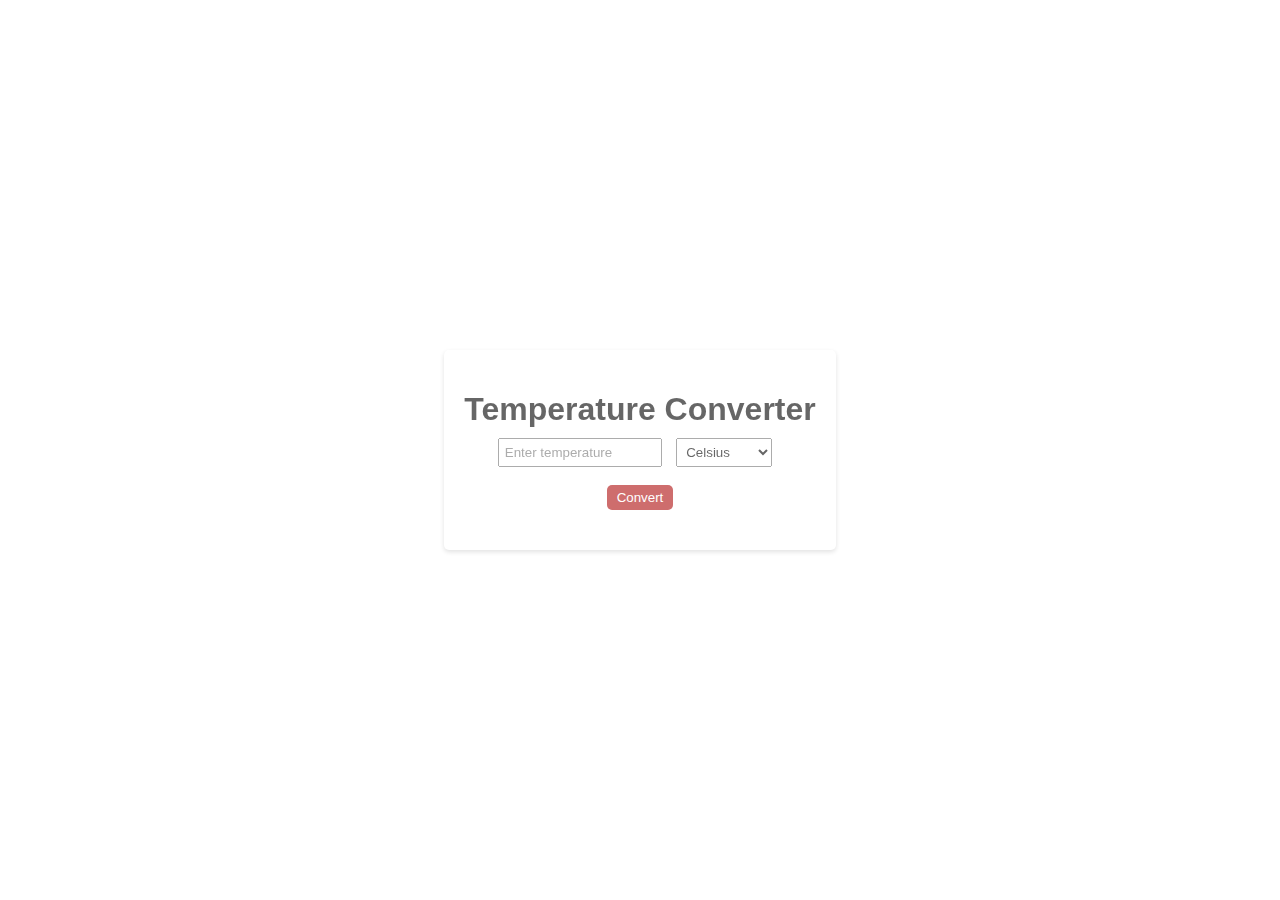
<file: task2/index.html>
<!DOCTYPE html> 
<html lang="en"> 
<head> 
    <meta charset="UTF-8"> 
    <meta name="viewport" content="width=device-width, initial-scale=1.0"> 
    <link rel="stylesheet" href="style.css"> 
    <title>Temperature Converter</title> 
</head> 
<body> 
    
    <div class="container"> 
        <h1>Temperature Converter</h1> 
        <input type="number" id="inputTemp" placeholder="Enter temperature"> 
        <select id="inputUnit"> 
            <option value="celsius">Celsius</option> 
            <option value="fahrenheit">Fahrenheit</option> 
        </select> 
        <br><br>
        <button id="convertBtn">Convert</button> 
        <div id="result"></div> 
    </div> 

    <script src="script1.js"></script> 
</body> 
</html>
</file>
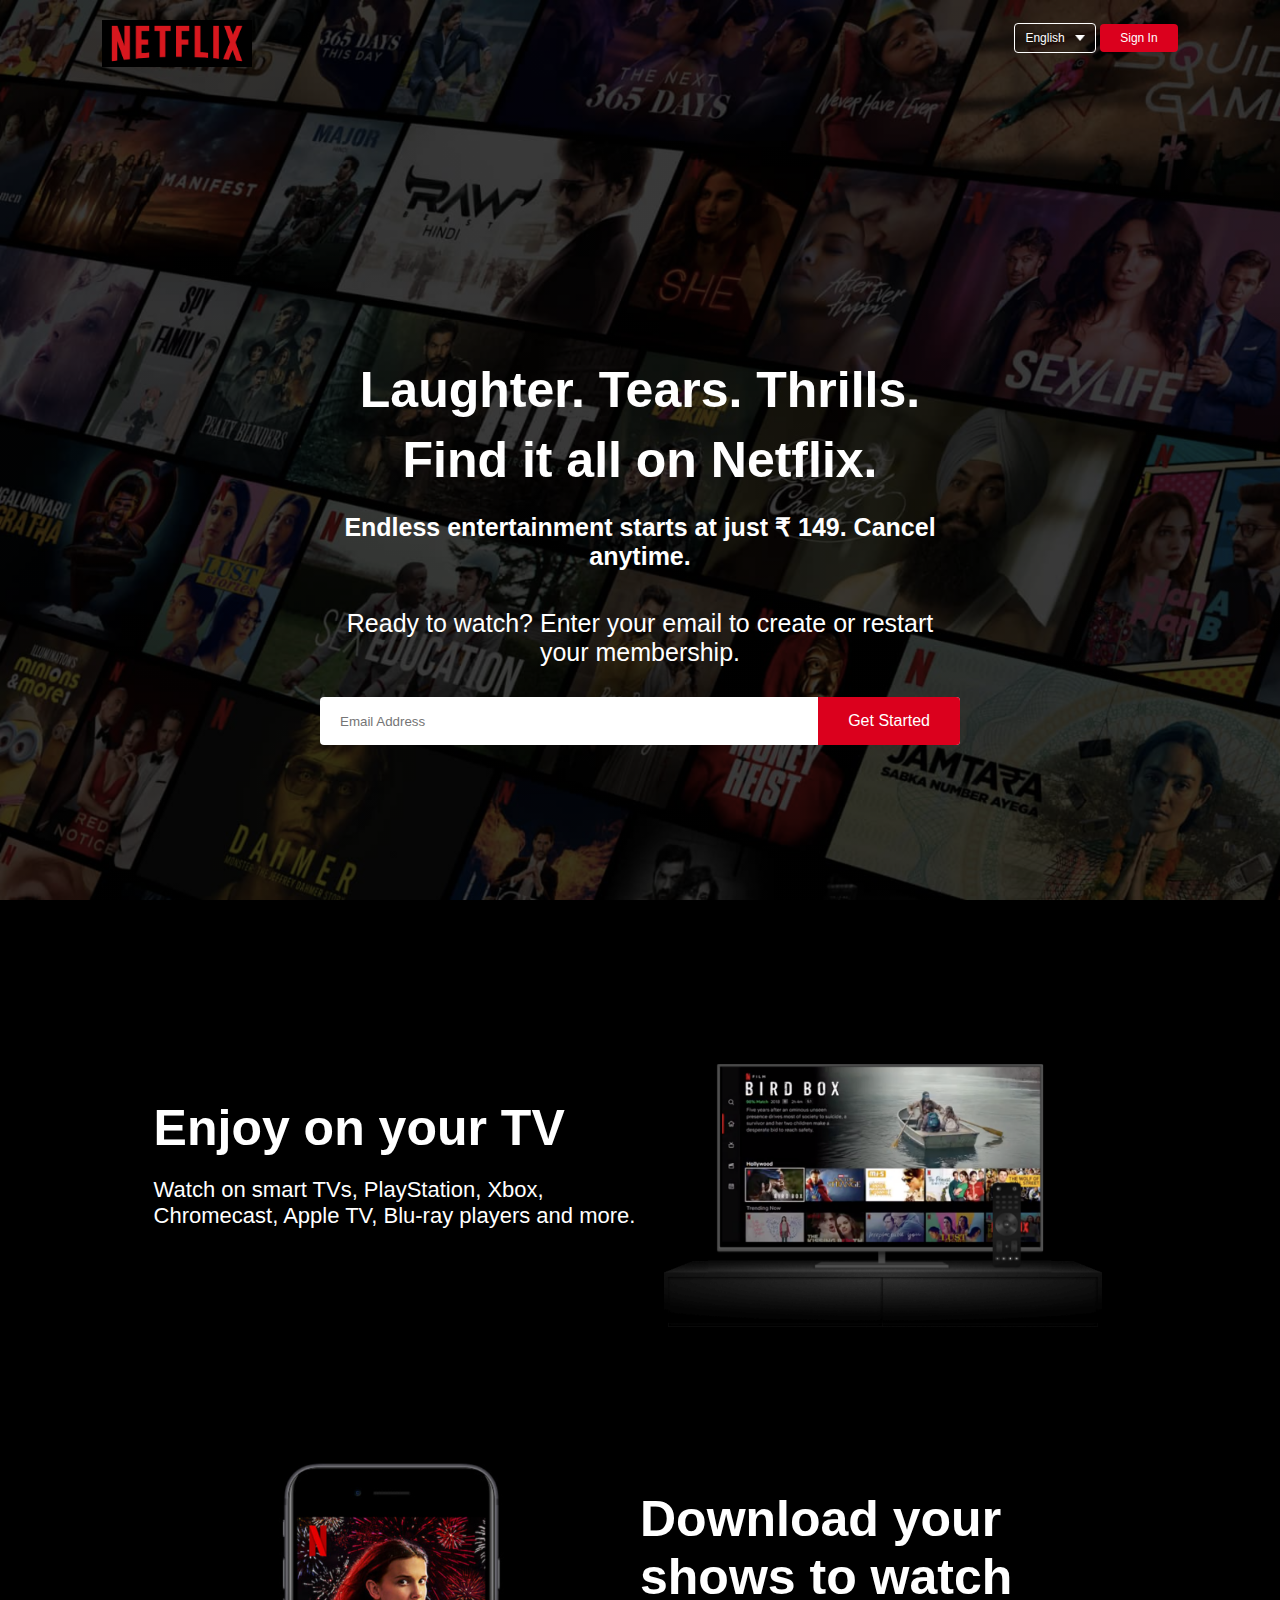
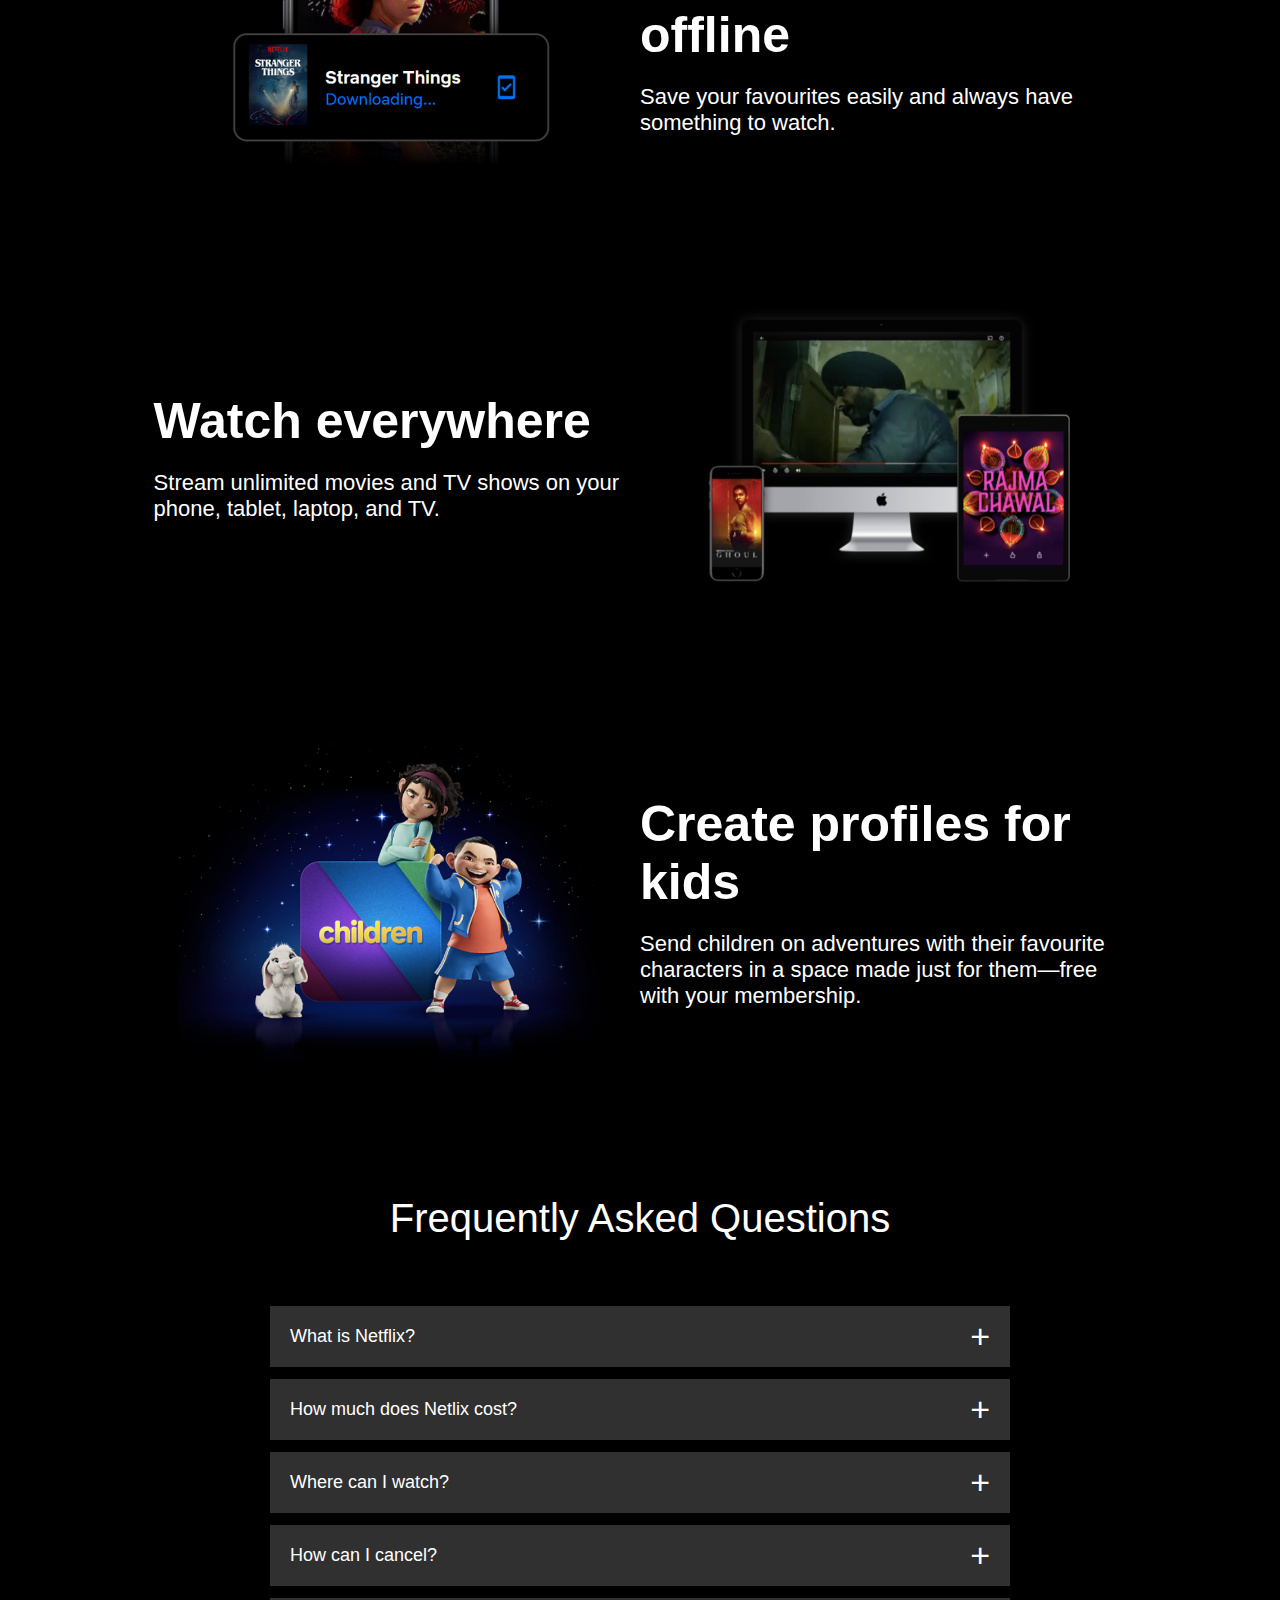
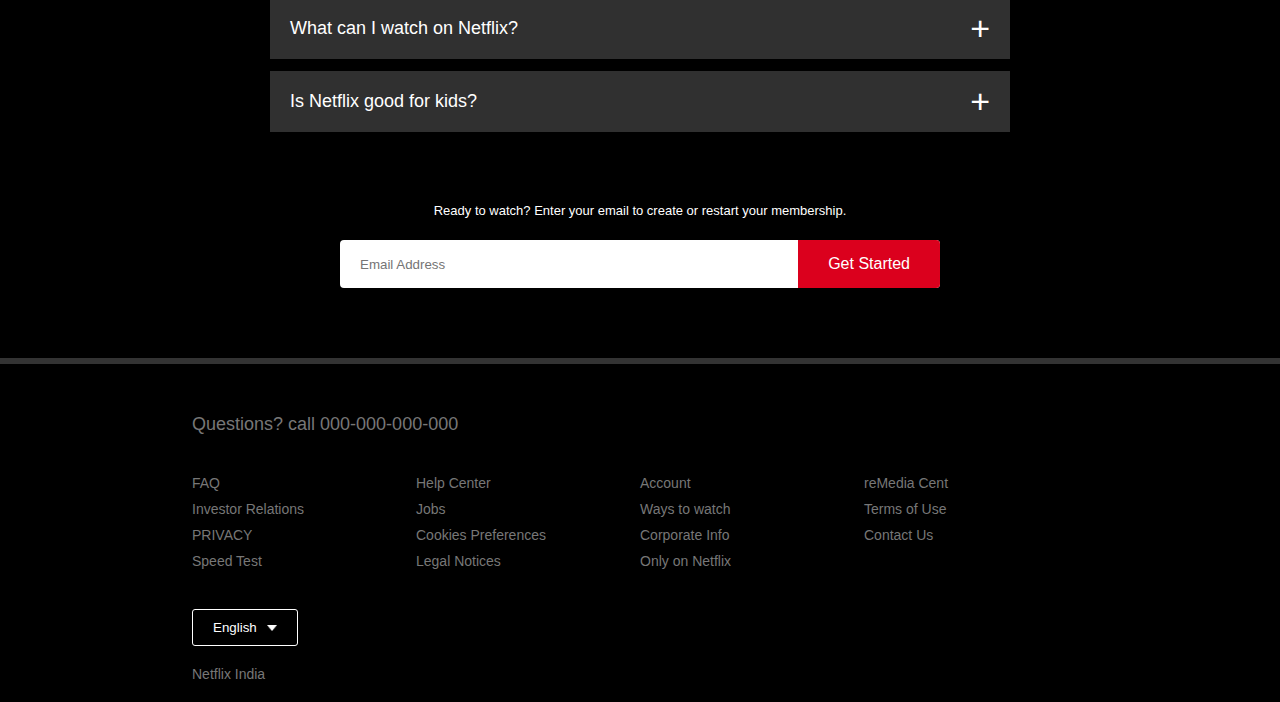
<file: task3(Netflix clone)/index.html>
<!DOCTYPE html>
<html lang="en">
  <head>
    <meta charset="UTF-8">
    <meta name="viewport" content="width=device-width, initial-scale=1.0">
    <title>Document</title>
    <link rel="stylesheet" href="style.css">
  </head>
  <body>
    <div class="header">
      <nav>
        <img src="./image/logo1.png" class="logo" alt="logo">
        <div>
          <button class="language-btn">
            English <img src="./image/down-icon.png">
          </button>
          <button>Sign In</button>
        </div>
      </nav>
      <div class="header-content">
        <h1><strong>Laughter. Tears. Thrills. Find it all on Netflix. </strong></h1>
        <br>
        <h3>Endless entertainment starts at just ₹ 149. Cancel anytime.</h3>
        <br>
        <p style="font-size: 25px;">
          Ready to watch? Enter your email to create or restart your membership.
        </p>
        <form action="" class="email-signup">
          <input
            type="email"
            name=""
            id=""
            placeholder="Email Address"
            required
          />
          <button type="submit">Get Started</button>
        </form>
      </div>
    </div>

    <div class="features">
      <div class="row">
        <div class="text-col">
          <h2>Enjoy on your TV</h2>
          <p>
            Watch on smart TVs, PlayStation, Xbox, Chromecast, Apple TV, Blu-ray
            players and more.
          </p>
        </div>
        <div class="img-col">
          <img src="./image/feature-1.png">
        </div>
      </div>
      <div class="row">
        <div class="img-col">
          <img src="./image/feature-2.png" >
        </div>
        <div class="text-col">
          <h2>Download your shows to watch offline</h2>
          <p>Save your favourites easily and always have something to watch.</p>
        </div>
      </div>
      <div class="row">
        <div class="text-col">
          <h2>Watch everywhere</h2>
          <p>
            Stream unlimited movies and TV shows on your phone, tablet, laptop,
            and TV.
          </p>
        </div>
        <div class="img-col">
          <img src="./image/feature-3.png">
        </div>
      </div>
      <div class="row">
        <div class="img-col">
          <img src="./image/feature-4.png">
        </div>
        <div class="text-col">
          <h2>Create profiles for kids</h2>
          <p>
            Send children on adventures with their favourite characters in a
            space made just for them—free with your membership.
          </p>
        </div>
      </div>
    </div>
    <div class="faq">
      <h2>Frequently Asked Questions</h2>
      <ul class="accordian">
        <li>
          <input type="radio" name="accordian" id="first">
          <label for="first">What is Netflix?</label>
          <div class="content">
            <p>Netflix is a streaming service that offers a wide variety of award-winning TV shows, movies, anime, documentaries and more – on thousands of internet-connected devices.
              <br>
              You can watch as much as you want, whenever you want, without a single ad - all for one low monthly price. There's always something new to discover, and new TV shows and movies are added every week!</p>
          </div>
        </li>

        <li>
          <input type="radio" name="accordian" id="second" />
          <label for="second">How much does Netlix cost?</label>
          <div class="content">
            <p>Watch Netflix on your smartphone, tablet, Smart TV, laptop, or streaming device, all for one fixed monthly fee. Plans range from ₹ 149 to ₹ 649 a month. No extra costs, no contracts.</p>
          </div>
        </li>

        <li>
          <input type="radio" name="accordian" id="third" />
          <label for="third">Where can I watch?</label>
          <div class="content">
            <p>Watch anywhere, anytime. Sign in with your Netflix account to watch instantly on the web at netflix.com from your personal computer or on any internet-connected device that offers the Netflix app, including smart TVs, smartphones, tablets, streaming media players and game consoles.
              <br>You can also download your favourite shows with the iOS, Android, or Windows 10 app. Use downloads to watch while you're on the go and without an internet connection. Take Netflix with you anywhere.</p>
          </div>
        </li>
        <li>
          <input type="radio" name="accordian" id="fourth" />
          <label for="fourth">How can I cancel?</label>
          <div class="content">
            <p>Netflix is flexible. There are no annoying contracts and no commitments. You can easily cancel your account online in two clicks. There are no cancellation fees – start or stop your account anytime.</p>
          </div>
        </li>
        <li>
          <input type="radio" name="accordian" id="fifth" />
          <label for="fifth">What can I watch on Netflix?</label>
          <div class="content">
            <p>Netflix has an extensive library of feature films, documentaries, TV shows, anime, award-winning Netflix originals, and more. Watch as much as you want, anytime you want.</p>
          </div>
        </li>
        <li>
          <input type="radio" name="accordian" id="sixth" />
          <label for="sixth">Is Netflix good for kids?</label>
          <div class="content">
            <p>The Netflix Kids experience is included in your membership to give parents control while kids enjoy family-friendly TV shows and films in their own space.
              <br>Kids profiles come with PIN-protected parental controls that let you restrict the maturity rating of content kids can watch and block specific titles you don’t want kids to see.</p>
          </div>
        </li>
      </ul>
      <small
        >Ready to watch? Enter your email to create or restart your
        membership.</small>

      <form action="" class="email-signup">
        <input type="email" placeholder="Email Address" required/>
        <button type="submit">Get Started</button>
      </form>
    </div>

    <div class="footer">
      <h2>Questions? call 000-000-000-000</h2>
      <div class="row">
        <div class="col">
          <a href="#">FAQ</a>
          <a href="#">Investor Relations</a>
          <a href="#">PRIVACY</a>
          <a href="#">Speed Test</a>
        </div>
        <div class="col">
          <a href="#">Help Center</a>
          <a href="#">Jobs</a>
          <a href="#">Cookies Preferences</a>
          <a href="#">Legal Notices</a>
        </div>
        <div class="col">
          <a href="#">Account</a>
          <a href="#">Ways to watch</a>
          <a href="#">Corporate Info</a>
          <a href="#">Only on Netflix</a>
        </div>

        <div class="col">
          <a href="#">reMedia Cent</a>
          <a href="#">Terms of Use</a>
          <a href="#">Contact Us</a>

        </div>
      </div>

      <button class="language-btn">
        English <img src="./image/down-icon.png" alt="" />
      </button>
      <p class="copyright-text">Netflix India</p>
    </div>
  </body>
</html>
</file>
<file: task2/style.css>
body { 
    font-family: Arial, sans-serif; 
    display: flex; 
    justify-content: center; 
    align-items: center; 
    min-height: 100vh; 
    margin: 0; 
    background-image: url("https://wallpapercave.com/wp/wp5194625.jpg");
    background-repeat: no-repeat;
    background-size: cover; 
}

.container { 
    background-color: white; 
    opacity: 0.6;
    padding: 20px; 
    border-radius: 5px; 
    box-shadow: 0px 2px 5px rgba(0, 0, 0, 0.2); 
    text-align: center; 
} 
 
h1 { 
    margin-bottom: 10px; 
} 
 
input { 
    padding: 5px; 
    width: 150px; 
    margin-right: 10px; 
} 
 
select { 
    padding: 5px; 
    margin-right: 10px; 
} 
 
button { 
    padding: 5px 10px; 
    background-color: #ae0c0c; 
    color: white; 
    border: none; 
    border-radius: 5px; 
    cursor: pointer; 
} 
 
#result { 
    margin-top: 20px; 
    font-weight: bold; 
}
</file>
<file: task3(Netflix clone)/style.css>
* {
    margin: 0;
    padding: 0;
    font-family: "Gill Sans", "Gill Sans MT", Calibri, "Trebuchet MS", sans-serif;
    box-sizing: border-box;
  }

  body {
    background-color: #000;
    color: #fff;
  }

  .header {
    width: 100%;
    height: 100vh;
    background-image: linear-gradient(rgba(0, 0, 0, 0.7), rgba(0, 0, 0, 0.7)),
      url("./image/header-image.png");
    background-size: cover;
    background-position: center;
    padding: 10px 8%;
    position: relative;
  }

  nav {
    display: flex;
    align-items: center;
    justify-content: space-between;
    padding: 10px 0;
  }

  .logo {
    width: 150px;
    cursor: pointer;
  }

  nav button {
    border: 0;
    outline: 0;
    background: #db001d;
    color: #fff;
    padding: 7px 20px;
    font-size: 12px;
    border-radius: 4px;
    margin-bottom: 10px;
    cursor: pointer;
  }

  .language-btn {
    display: inline-flex;
    align-items: center;
    background: transparent;
    border: 1px solid #fff;
    padding: 7px 10px;
  }

  .language-btn img {
    width: 10px;
    margin-left: 10px;
  }

  .header-content {
    position: absolute;
    top: 50%;
    left: 50%;
    transform: translate(-50%, -50%);
    text-align: center;
    margin-top: 100px;
  }

  .header-content h1 {
    font-size: 50px;
    line-height: 70px;
    font-weight: 700;
    max-width: 650px;
  }

  .header-content h3 {
    font-weight: 600;
    margin-bottom: 20px;
    font-size: 25px;
  }

  .email-signup {
    background: #fff;
    border-radius: 4px;
    display: flex;
    align-items: center;
    margin-top: 30px;
    overflow: hidden;
  }

  .email-signup input {
    flex: 1;
    border: 0;
    outline: 0;
    margin-left: 20px;
  }

  .email-signup button {
    background: #db001d;
    border: 0;
    outline: 0;
    color: #fff;
    font-size: 16px;
    cursor: pointer;
    padding: 15px 30px;
  }
  
  .features {
    padding: 50px 12%;
    font-size: 22px;
  }

  .row {
    display: flex;
    width: 100%;
    align-items: center;
    flex-wrap: wrap;
    padding: 50px 0;
  }

  .text-col {
    flex-basis: 50%;
    margin-bottom: 20px;
  }

  .img-col {
    flex-basis: 50%;
    margin-bottom: 20px;
  }

  .img-col img {
    display: block;
    width: 90%;
    margin: auto;
  }

  .features h2 {
    font-size: 50px;
    font-weight: 600;
    margin-bottom: 20px;
  }

  .faq {
    padding: 10px 12%;
    text-align: center;
    font-size: 18px;
  }

  .faq h2 {
    font-weight: 500;
    font-size: 40px;
  }

  .accordian {
    margin: 60px auto;
    width: 100%;
    max-width: 750px;
  }

  .accordian li {
    list-style: none;
    width: 100%;
    padding: 5px;
  }

  .accordian li label {
    display: flex;
    align-items: center;
    padding: 20px;
    font-size: 18px;
    font-weight: 500;
    background: #303030;
    margin-bottom: 2px;
    cursor: pointer;
    position: relative;
  }

  label::after {
    content: "+";
    font-size: 34px;
    position: absolute;
    right: 20px;
    transition: transform 0.5s;
  }

  input[type="radio"] {
    display: none;
  }

  .accordian .content {
    background: #303030;
    text-align: left;
    padding: 0 20px;
    max-height: 0;
    overflow: hidden;
    transition: max-height 0.5s, padding 0.5s;
  }

  .accordian input[type="radio"]:checked + label + .content {
    max-height: 600px;
    padding: 30px 20px;
  }

  .accordian input[type="radio"]:checked + label::after {
    transform: rotate(135deg);
  }

  .faq .email-signup {
    max-width: 600px;
    margin: 20px auto 60px;
  }

  .faq small {
    font-size: 13px;
  }

  .footer {
    padding: 50px 15% 10px;
    border-top: 6px solid #333;
    color: #777;
  }

  .footer h2 {
    font-size: 18px;
    font-weight: 400;
    margin-bottom: 30px;
  }

  .footer .col {
    flex-basis: 25%;
    flex-grow: 1;
    margin-bottom: 20px;
  }

  .footer .col a {
    display: block;
    text-decoration: none;
    color: #777;
    font-size: 14px;
    margin-bottom: 10px;
  }

  .footer .row {
    align-items: flex-start;
    padding: 10px 0;
  }

  .footer .language-btn {
    color: white;
    padding: 10px 20px;
    border-radius: 3px;
  }

  .copyright-text {
    font-size: 14px;
    margin-top: 20px;
    margin-bottom: 10px;
  }
  
  @media only screen and (max-width: 600px) {
    .logo {
      width: 100px;
    }
    nav button {
      padding: 5px 10px;
    }
    nav .language-btn {
      padding: 4px 8px;
    }
    .header-content {
      position: unset;
      transform: none;
      padding-top: 150px;
    }
    .header-content h1 {
      font-size: 30px;
    }
    .email-signup button {
      font-size: 12px;
      padding: 10px 15px;
    }
    .text-col, .img-col {
      flex-basis: 100%;
    }
    .features h2 {
      font-size: 30px;
    }
    .features p {
      font-size: 15px;
    }
    .row:nth-child(2),
    .row:nth-child(4) {
      flex-direction: column-reverse;
    }
    .features .row {
      padding: 10px 0;
    }
    .faq h2 {
      font-size: 20px;
    }
    .accordian .content {
      font-size: 14px;
    }
    .accordian li label {
      padding: 10px;
      font-size: 14px;
    }
    label ::after {
      font-size: 22px;
    }
  }
</file>
